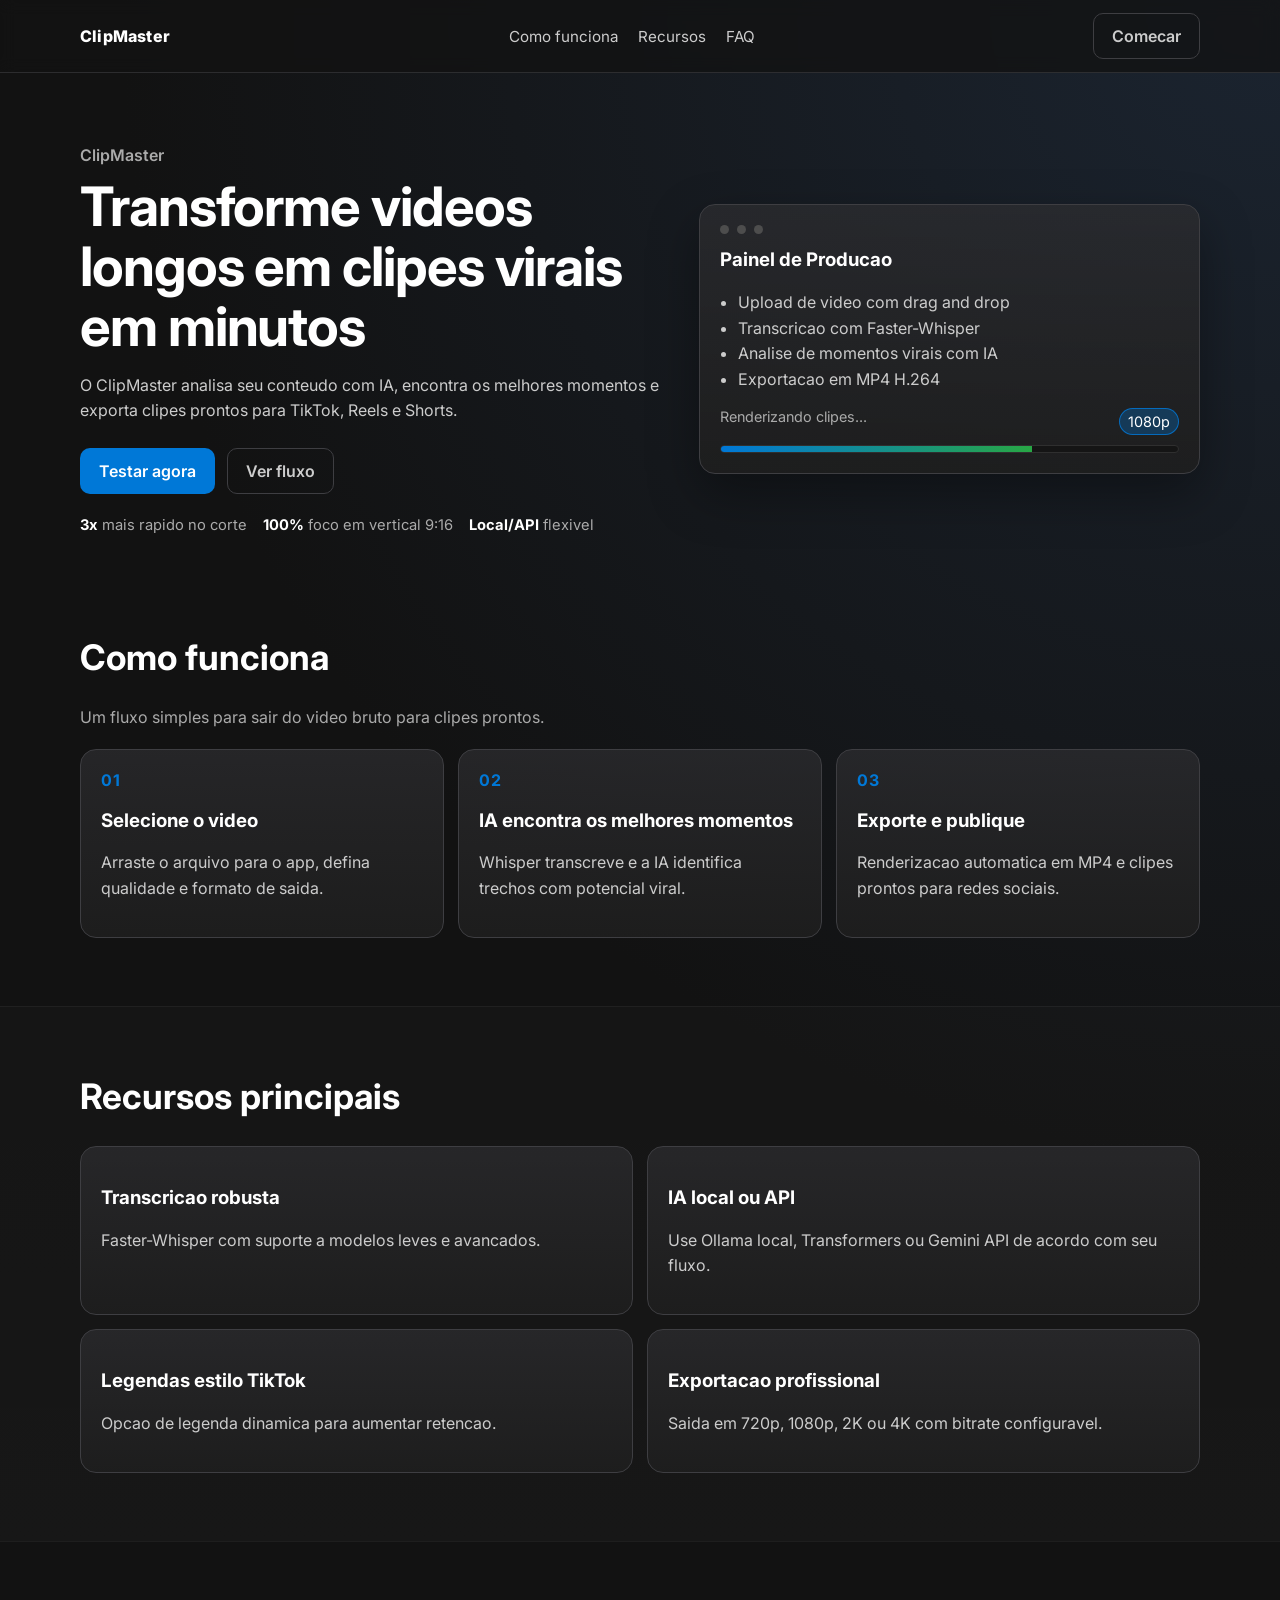
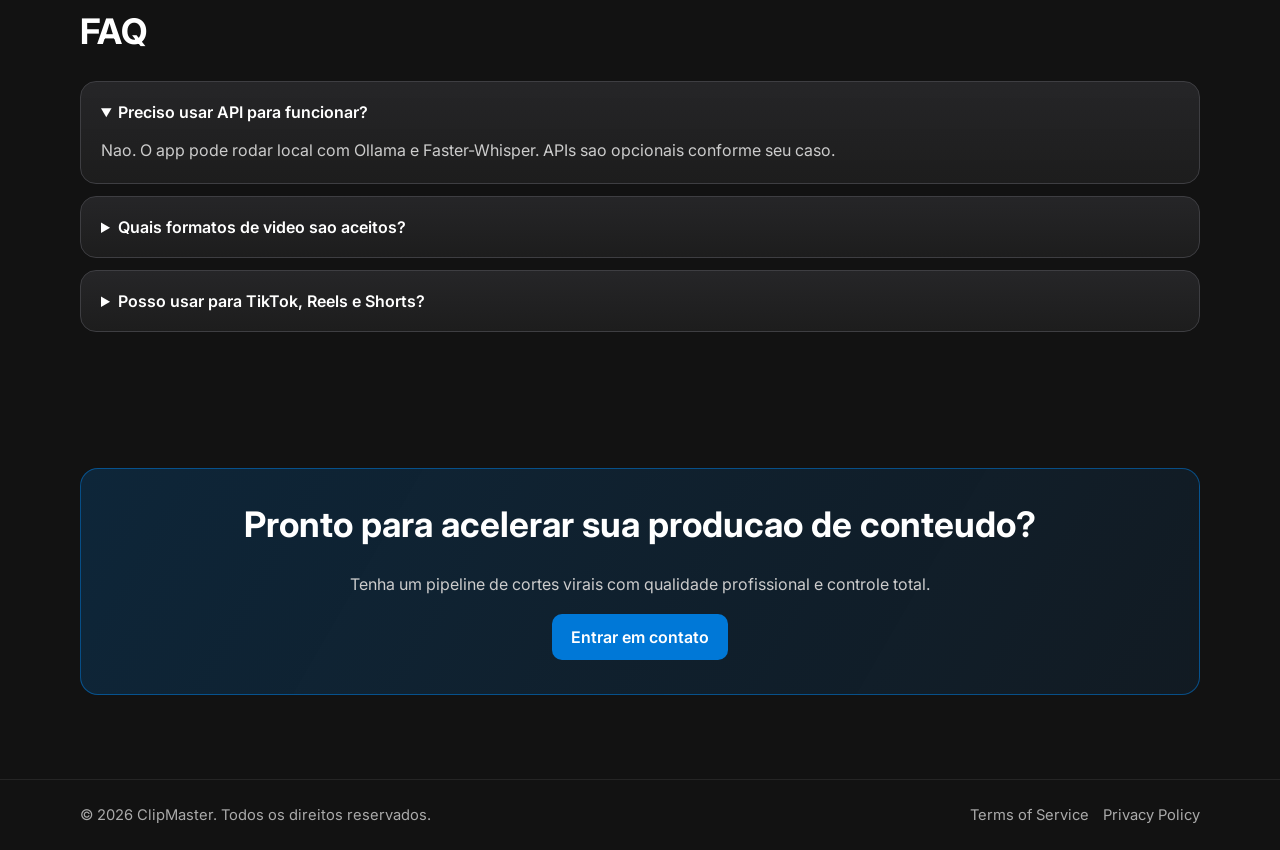
<file: docs/index.html>
<!DOCTYPE html>
<html lang="pt-BR">
<head>
  <meta charset="UTF-8">
  <meta name="viewport" content="width=device-width, initial-scale=1.0">
  <title>ClipMaster | Clipes virais com IA</title>
  <meta name="description" content="Transforme vídeos longos em clipes virais em minutos com IA. Fluxo rápido, elegante e pronto para redes sociais.">
  <link rel="preconnect" href="https://fonts.googleapis.com">
  <link rel="preconnect" href="https://fonts.gstatic.com" crossorigin>
  <link href="https://fonts.googleapis.com/css2?family=Inter:wght@400;500;600;700;800&display=swap" rel="stylesheet">
  <link rel="stylesheet" href="./styles.css">
</head>
<body>
  <header class="site-header">
    <div class="container nav">
      <a href="#" class="brand">ClipMaster</a>
      <nav>
        <a href="#como-funciona">Como funciona</a>
        <a href="#recursos">Recursos</a>
        <a href="#faq">FAQ</a>
      </nav>
      <a class="btn btn-outline" href="#cta">Comecar</a>
    </div>
  </header>

  <main>
    <section class="hero">
      <div class="container hero-grid">
        <div>
          <p class="eyebrow">ClipMaster</p>
          <h1>Transforme videos longos em clipes virais em minutos</h1>
          <p class="hero-text">
            O ClipMaster analisa seu conteudo com IA, encontra os melhores momentos e exporta clipes prontos para TikTok, Reels e Shorts.
          </p>
          <div class="hero-actions">
            <a class="btn btn-primary" href="#cta">Testar agora</a>
            <a class="btn btn-ghost" href="#como-funciona">Ver fluxo</a>
          </div>
          <div class="mini-metrics">
            <span><strong>3x</strong> mais rapido no corte</span>
            <span><strong>100%</strong> foco em vertical 9:16</span>
            <span><strong>Local/API</strong> flexivel</span>
          </div>
        </div>

        <div class="card preview">
          <div class="preview-top">
            <span class="dot"></span>
            <span class="dot"></span>
            <span class="dot"></span>
          </div>
          <div class="preview-body">
            <h3>Painel de Producao</h3>
            <ul>
              <li>Upload de video com drag and drop</li>
              <li>Transcricao com Faster-Whisper</li>
              <li>Analise de momentos virais com IA</li>
              <li>Exportacao em MP4 H.264</li>
            </ul>
            <div class="status-line">
              <span>Renderizando clipes...</span>
              <span class="badge">1080p</span>
            </div>
            <div class="progress"><span></span></div>
          </div>
        </div>
      </div>
    </section>

    <section id="como-funciona" class="section">
      <div class="container">
        <h2>Como funciona</h2>
        <p class="section-sub">Um fluxo simples para sair do video bruto para clipes prontos.</p>
        <div class="steps">
          <article class="card">
            <span class="step-number">01</span>
            <h3>Selecione o video</h3>
            <p>Arraste o arquivo para o app, defina qualidade e formato de saida.</p>
          </article>
          <article class="card">
            <span class="step-number">02</span>
            <h3>IA encontra os melhores momentos</h3>
            <p>Whisper transcreve e a IA identifica trechos com potencial viral.</p>
          </article>
          <article class="card">
            <span class="step-number">03</span>
            <h3>Exporte e publique</h3>
            <p>Renderizacao automatica em MP4 e clipes prontos para redes sociais.</p>
          </article>
        </div>
      </div>
    </section>

    <section id="recursos" class="section section-alt">
      <div class="container">
        <h2>Recursos principais</h2>
        <div class="features">
          <article class="card"><h3>Transcricao robusta</h3><p>Faster-Whisper com suporte a modelos leves e avancados.</p></article>
          <article class="card"><h3>IA local ou API</h3><p>Use Ollama local, Transformers ou Gemini API de acordo com seu fluxo.</p></article>
          <article class="card"><h3>Legendas estilo TikTok</h3><p>Opcao de legenda dinamica para aumentar retencao.</p></article>
          <article class="card"><h3>Exportacao profissional</h3><p>Saida em 720p, 1080p, 2K ou 4K com bitrate configuravel.</p></article>
        </div>
      </div>
    </section>

    <section id="faq" class="section">
      <div class="container">
        <h2>FAQ</h2>
        <div class="faq">
          <details class="card" open>
            <summary>Preciso usar API para funcionar?</summary>
            <p>Nao. O app pode rodar local com Ollama e Faster-Whisper. APIs sao opcionais conforme seu caso.</p>
          </details>
          <details class="card">
            <summary>Quais formatos de video sao aceitos?</summary>
            <p>Arquivos comuns como MP4, MOV, MKV e AVI, com exportacao final em MP4.</p>
          </details>
          <details class="card">
            <summary>Posso usar para TikTok, Reels e Shorts?</summary>
            <p>Sim. O fluxo prioriza videos verticais e duracoes ideais para plataformas curtas.</p>
          </details>
        </div>
      </div>
    </section>

    <section id="cta" class="section cta">
      <div class="container cta-box">
        <h2>Pronto para acelerar sua producao de conteudo?</h2>
        <p>Tenha um pipeline de cortes virais com qualidade profissional e controle total.</p>
        <a class="btn btn-primary" href="mailto:contato@clipmaster.app">Entrar em contato</a>
      </div>
    </section>
  </main>

  <footer class="site-footer">
    <div class="container footer-row">
      <p>© <span id="year"></span> ClipMaster. Todos os direitos reservados.</p>
      <div>
        <a href="./terms.html">Terms of Service</a>
        <a href="./privacy.html">Privacy Policy</a>
      </div>
    </div>
  </footer>

  <script src="./script.js"></script>
</body>
</html>
</file>
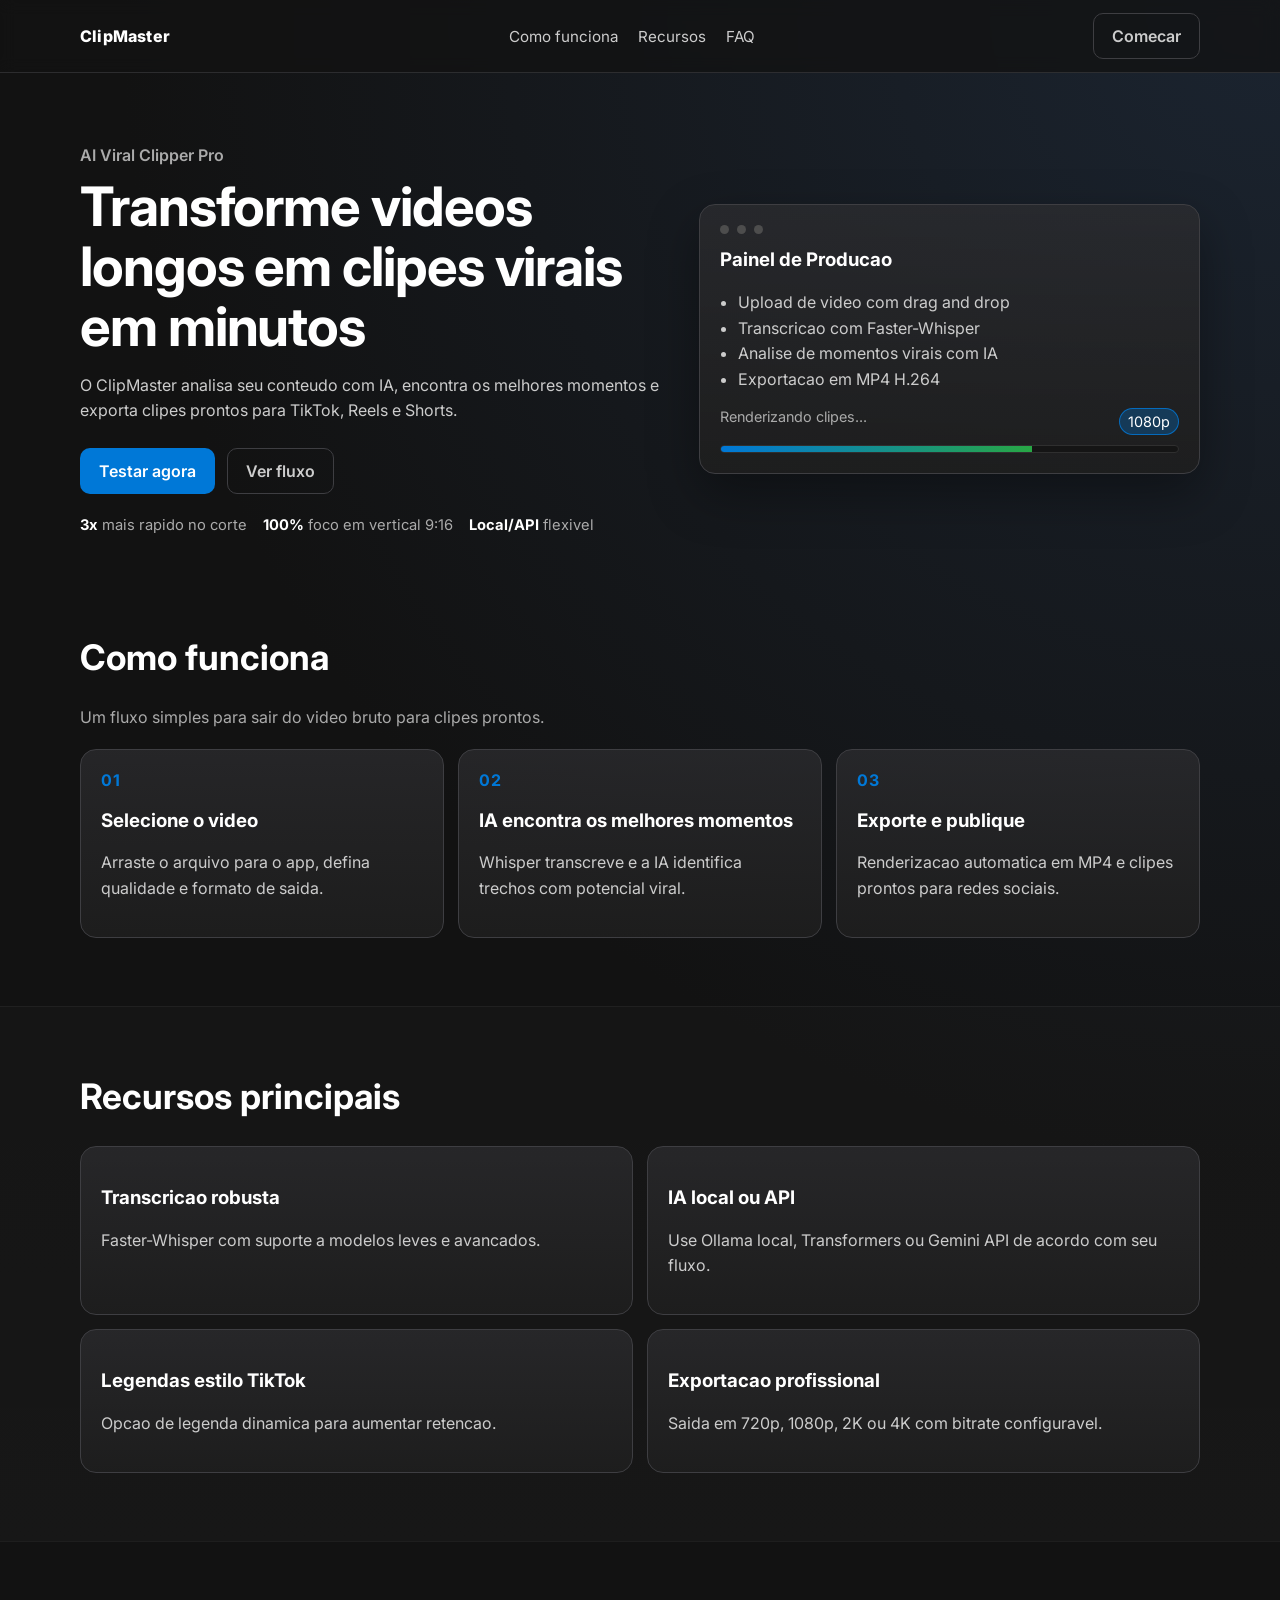
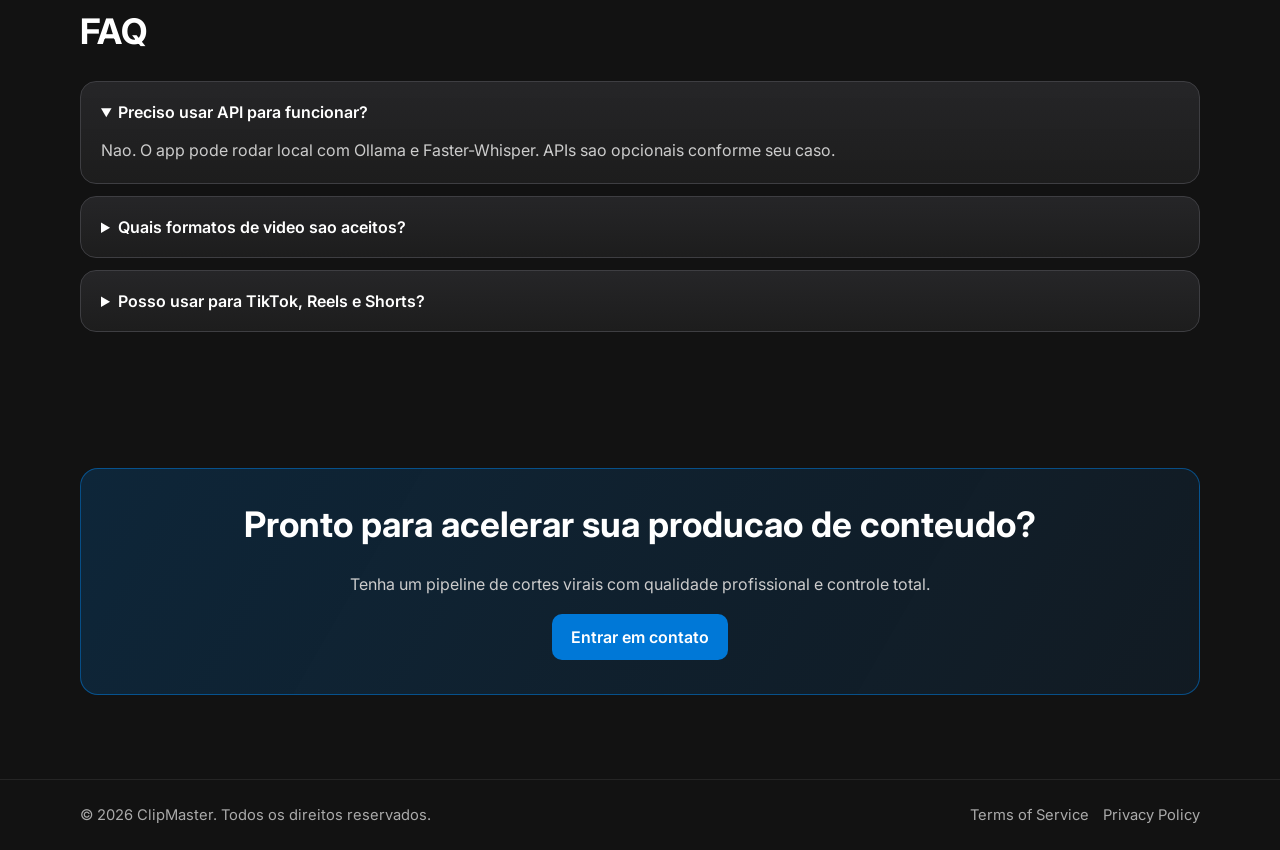
<file: site/index.html>
<!DOCTYPE html>
<html lang="pt-BR">
<head>
  <meta charset="UTF-8">
  <meta name="viewport" content="width=device-width, initial-scale=1.0">
  <title>ClipMaster | Clipes virais com IA</title>
  <meta name="description" content="Transforme vídeos longos em clipes virais em minutos com IA. Fluxo rápido, elegante e pronto para redes sociais.">
  <link rel="preconnect" href="https://fonts.googleapis.com">
  <link rel="preconnect" href="https://fonts.gstatic.com" crossorigin>
  <link href="https://fonts.googleapis.com/css2?family=Inter:wght@400;500;600;700;800&display=swap" rel="stylesheet">
  <link rel="stylesheet" href="./styles.css">
</head>
<body>
  <header class="site-header">
    <div class="container nav">
      <a href="#" class="brand">ClipMaster</a>
      <nav>
        <a href="#como-funciona">Como funciona</a>
        <a href="#recursos">Recursos</a>
        <a href="#faq">FAQ</a>
      </nav>
      <a class="btn btn-outline" href="#cta">Comecar</a>
    </div>
  </header>

  <main>
    <section class="hero">
      <div class="container hero-grid">
        <div>
          <p class="eyebrow">AI Viral Clipper Pro</p>
          <h1>Transforme videos longos em clipes virais em minutos</h1>
          <p class="hero-text">
            O ClipMaster analisa seu conteudo com IA, encontra os melhores momentos e exporta clipes prontos para TikTok, Reels e Shorts.
          </p>
          <div class="hero-actions">
            <a class="btn btn-primary" href="#cta">Testar agora</a>
            <a class="btn btn-ghost" href="#como-funciona">Ver fluxo</a>
          </div>
          <div class="mini-metrics">
            <span><strong>3x</strong> mais rapido no corte</span>
            <span><strong>100%</strong> foco em vertical 9:16</span>
            <span><strong>Local/API</strong> flexivel</span>
          </div>
        </div>

        <div class="card preview">
          <div class="preview-top">
            <span class="dot"></span>
            <span class="dot"></span>
            <span class="dot"></span>
          </div>
          <div class="preview-body">
            <h3>Painel de Producao</h3>
            <ul>
              <li>Upload de video com drag and drop</li>
              <li>Transcricao com Faster-Whisper</li>
              <li>Analise de momentos virais com IA</li>
              <li>Exportacao em MP4 H.264</li>
            </ul>
            <div class="status-line">
              <span>Renderizando clipes...</span>
              <span class="badge">1080p</span>
            </div>
            <div class="progress"><span></span></div>
          </div>
        </div>
      </div>
    </section>

    <section id="como-funciona" class="section">
      <div class="container">
        <h2>Como funciona</h2>
        <p class="section-sub">Um fluxo simples para sair do video bruto para clipes prontos.</p>
        <div class="steps">
          <article class="card">
            <span class="step-number">01</span>
            <h3>Selecione o video</h3>
            <p>Arraste o arquivo para o app, defina qualidade e formato de saida.</p>
          </article>
          <article class="card">
            <span class="step-number">02</span>
            <h3>IA encontra os melhores momentos</h3>
            <p>Whisper transcreve e a IA identifica trechos com potencial viral.</p>
          </article>
          <article class="card">
            <span class="step-number">03</span>
            <h3>Exporte e publique</h3>
            <p>Renderizacao automatica em MP4 e clipes prontos para redes sociais.</p>
          </article>
        </div>
      </div>
    </section>

    <section id="recursos" class="section section-alt">
      <div class="container">
        <h2>Recursos principais</h2>
        <div class="features">
          <article class="card"><h3>Transcricao robusta</h3><p>Faster-Whisper com suporte a modelos leves e avancados.</p></article>
          <article class="card"><h3>IA local ou API</h3><p>Use Ollama local, Transformers ou Gemini API de acordo com seu fluxo.</p></article>
          <article class="card"><h3>Legendas estilo TikTok</h3><p>Opcao de legenda dinamica para aumentar retencao.</p></article>
          <article class="card"><h3>Exportacao profissional</h3><p>Saida em 720p, 1080p, 2K ou 4K com bitrate configuravel.</p></article>
        </div>
      </div>
    </section>

    <section id="faq" class="section">
      <div class="container">
        <h2>FAQ</h2>
        <div class="faq">
          <details class="card" open>
            <summary>Preciso usar API para funcionar?</summary>
            <p>Nao. O app pode rodar local com Ollama e Faster-Whisper. APIs sao opcionais conforme seu caso.</p>
          </details>
          <details class="card">
            <summary>Quais formatos de video sao aceitos?</summary>
            <p>Arquivos comuns como MP4, MOV, MKV e AVI, com exportacao final em MP4.</p>
          </details>
          <details class="card">
            <summary>Posso usar para TikTok, Reels e Shorts?</summary>
            <p>Sim. O fluxo prioriza videos verticais e duracoes ideais para plataformas curtas.</p>
          </details>
        </div>
      </div>
    </section>

    <section id="cta" class="section cta">
      <div class="container cta-box">
        <h2>Pronto para acelerar sua producao de conteudo?</h2>
        <p>Tenha um pipeline de cortes virais com qualidade profissional e controle total.</p>
        <a class="btn btn-primary" href="mailto:contato@clipmaster.app">Entrar em contato</a>
      </div>
    </section>
  </main>

  <footer class="site-footer">
    <div class="container footer-row">
      <p>© <span id="year"></span> ClipMaster. Todos os direitos reservados.</p>
      <div>
        <a href="./terms.html">Terms of Service</a>
        <a href="./privacy.html">Privacy Policy</a>
      </div>
    </div>
  </footer>

  <script src="./script.js"></script>
</body>
</html>
</file>
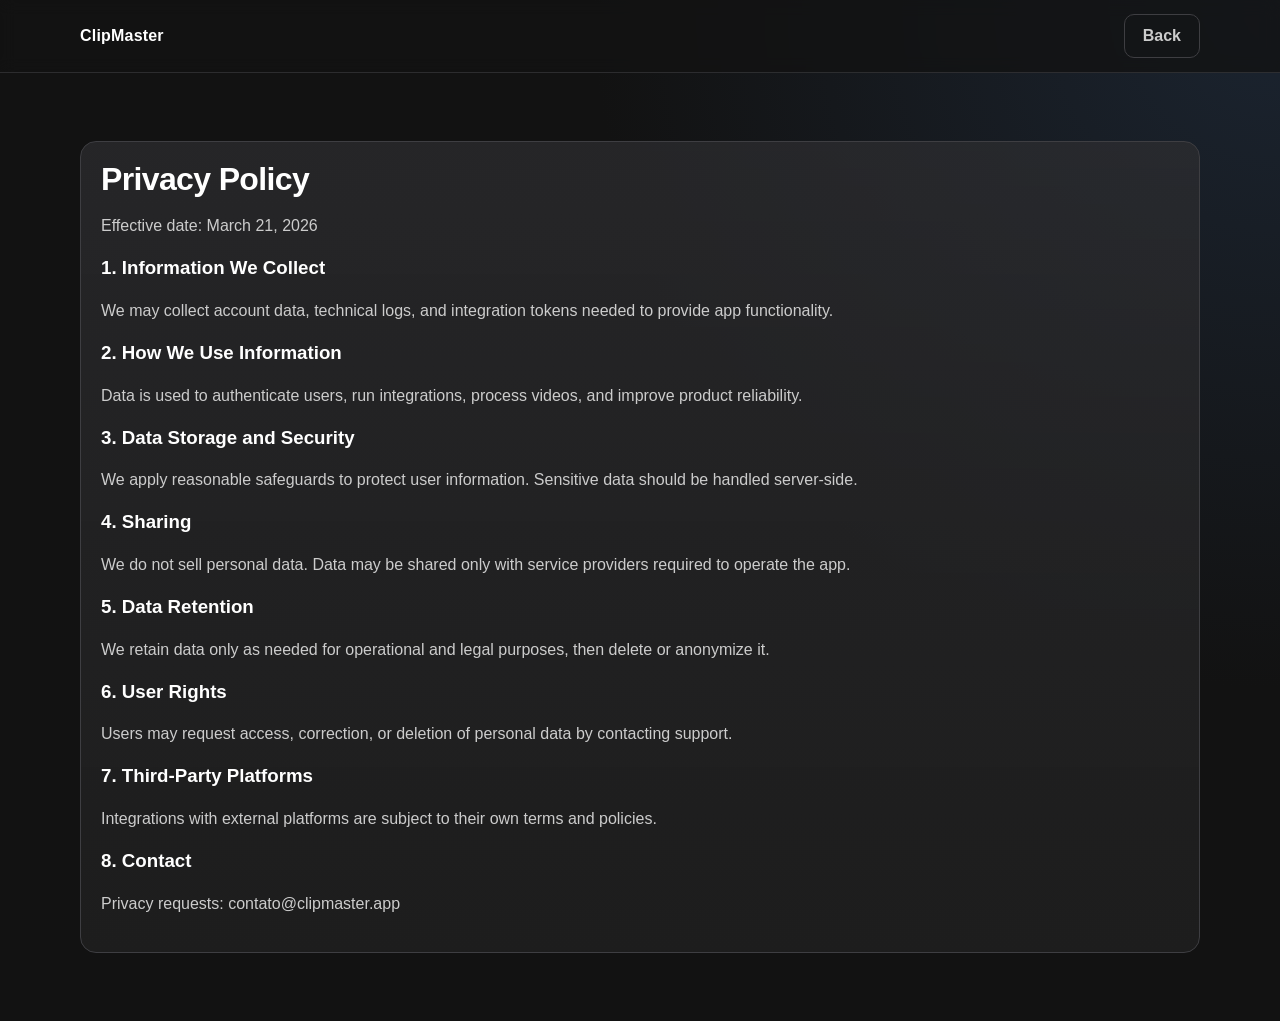
<file: docs/privacy.html>
<!DOCTYPE html>
<html lang="en">
<head>
  <meta charset="UTF-8">
  <meta name="viewport" content="width=device-width, initial-scale=1.0">
  <title>ClipMaster Privacy Policy</title>
  <link rel="stylesheet" href="./styles.css">
</head>
<body>
  <header class="site-header">
    <div class="container nav">
      <a href="./index.html" class="brand">ClipMaster</a>
      <a class="btn btn-outline" href="./index.html">Back</a>
    </div>
  </header>

  <main class="section">
    <div class="container card">
      <h1 style="font-size:2rem;">Privacy Policy</h1>
      <p>Effective date: March 21, 2026</p>

      <h3>1. Information We Collect</h3>
      <p>We may collect account data, technical logs, and integration tokens needed to provide app functionality.</p>

      <h3>2. How We Use Information</h3>
      <p>Data is used to authenticate users, run integrations, process videos, and improve product reliability.</p>

      <h3>3. Data Storage and Security</h3>
      <p>We apply reasonable safeguards to protect user information. Sensitive data should be handled server-side.</p>

      <h3>4. Sharing</h3>
      <p>We do not sell personal data. Data may be shared only with service providers required to operate the app.</p>

      <h3>5. Data Retention</h3>
      <p>We retain data only as needed for operational and legal purposes, then delete or anonymize it.</p>

      <h3>6. User Rights</h3>
      <p>Users may request access, correction, or deletion of personal data by contacting support.</p>

      <h3>7. Third-Party Platforms</h3>
      <p>Integrations with external platforms are subject to their own terms and policies.</p>

      <h3>8. Contact</h3>
      <p>Privacy requests: contato@clipmaster.app</p>
    </div>
  </main>
</body>
</html>
</file>
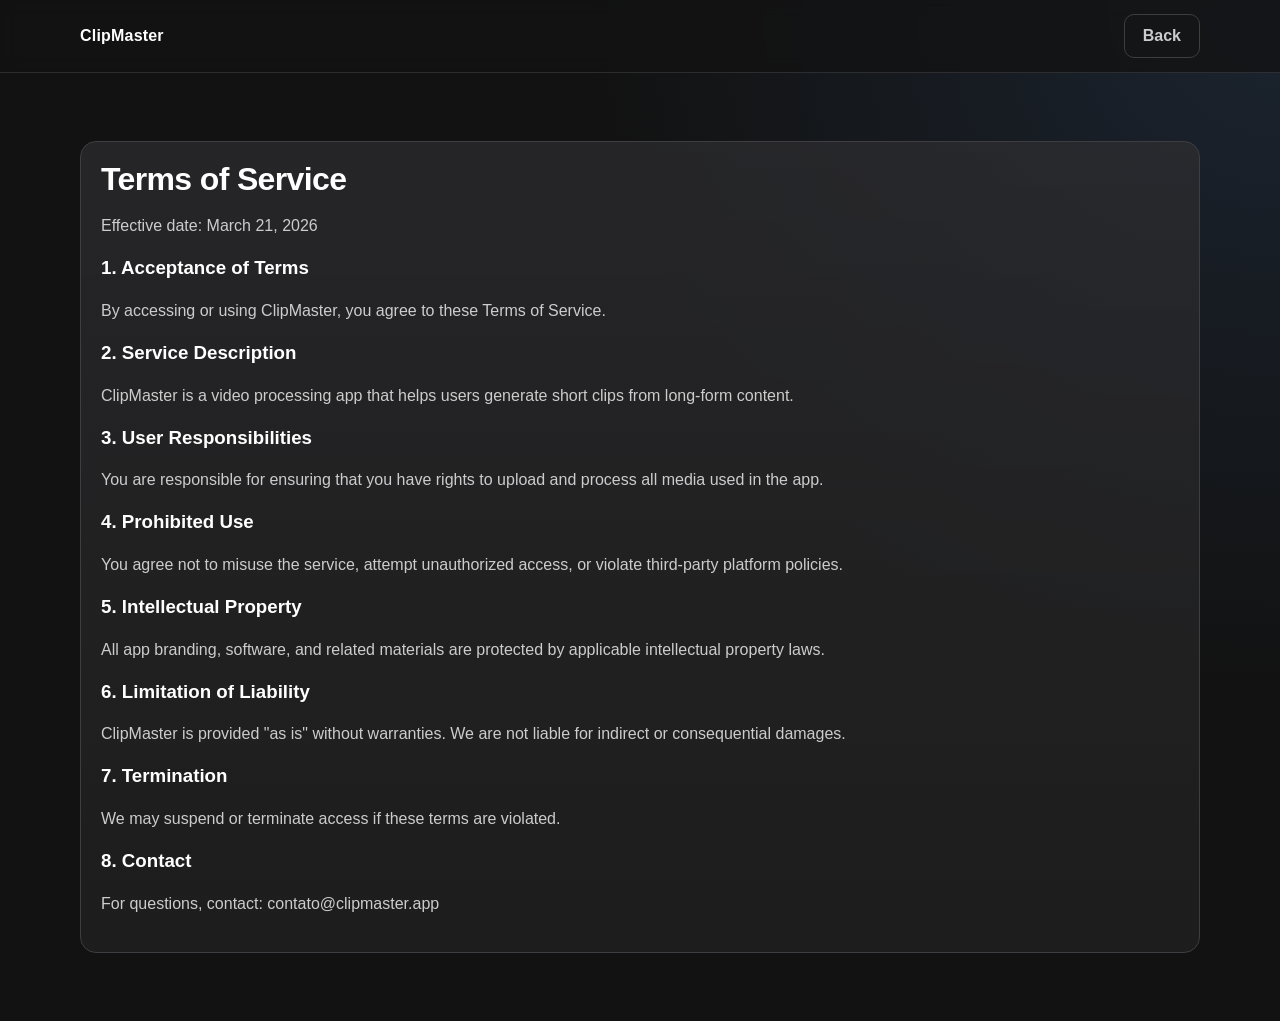
<file: docs/terms.html>
<!DOCTYPE html>
<html lang="en">
<head>
  <meta charset="UTF-8">
  <meta name="viewport" content="width=device-width, initial-scale=1.0">
  <title>ClipMaster Terms of Service</title>
  <link rel="stylesheet" href="./styles.css">
</head>
<body>
  <header class="site-header">
    <div class="container nav">
      <a href="./index.html" class="brand">ClipMaster</a>
      <a class="btn btn-outline" href="./index.html">Back</a>
    </div>
  </header>

  <main class="section">
    <div class="container card">
      <h1 style="font-size:2rem;">Terms of Service</h1>
      <p>Effective date: March 21, 2026</p>

      <h3>1. Acceptance of Terms</h3>
      <p>By accessing or using ClipMaster, you agree to these Terms of Service.</p>

      <h3>2. Service Description</h3>
      <p>ClipMaster is a video processing app that helps users generate short clips from long-form content.</p>

      <h3>3. User Responsibilities</h3>
      <p>You are responsible for ensuring that you have rights to upload and process all media used in the app.</p>

      <h3>4. Prohibited Use</h3>
      <p>You agree not to misuse the service, attempt unauthorized access, or violate third-party platform policies.</p>

      <h3>5. Intellectual Property</h3>
      <p>All app branding, software, and related materials are protected by applicable intellectual property laws.</p>

      <h3>6. Limitation of Liability</h3>
      <p>ClipMaster is provided "as is" without warranties. We are not liable for indirect or consequential damages.</p>

      <h3>7. Termination</h3>
      <p>We may suspend or terminate access if these terms are violated.</p>

      <h3>8. Contact</h3>
      <p>For questions, contact: contato@clipmaster.app</p>
    </div>
  </main>
</body>
</html>
</file>
<file: docs/styles.css>
:root {
  --bg: #121212;
  --surface: #1e1e1e;
  --surface-2: #2d2d30;
  --primary: #0078d7;
  --primary-hover: #1084ea;
  --text: #ffffff;
  --muted: #cccccc;
  --subtle: #aaaaaa;
  --line: #3e3e42;
  --ok: #28a745;
}

* {
  box-sizing: border-box;
}

html,
body {
  margin: 0;
  padding: 0;
  font-family: Inter, "Segoe UI", Arial, sans-serif;
  background: radial-gradient(circle at top right, #1b2430 0%, var(--bg) 42%);
  color: var(--text);
}

a {
  color: inherit;
  text-decoration: none;
}

.container {
  width: min(1120px, 92%);
  margin: 0 auto;
}

.site-header {
  position: sticky;
  top: 0;
  z-index: 50;
  backdrop-filter: blur(8px);
  background: rgba(18, 18, 18, 0.78);
  border-bottom: 1px solid rgba(62, 62, 66, 0.6);
}

.nav {
  min-height: 72px;
  display: flex;
  align-items: center;
  justify-content: space-between;
  gap: 20px;
}

.brand {
  font-weight: 800;
  letter-spacing: 0.2px;
}

nav {
  display: flex;
  gap: 20px;
  color: var(--muted);
  font-size: 0.95rem;
}

nav a:hover {
  color: var(--text);
}

.btn {
  display: inline-flex;
  align-items: center;
  justify-content: center;
  border-radius: 10px;
  padding: 12px 18px;
  font-weight: 600;
  transition: all 0.2s ease;
  border: 1px solid transparent;
}

.btn-primary {
  background: var(--primary);
  color: #fff;
}

.btn-primary:hover {
  background: var(--primary-hover);
  transform: translateY(-1px);
}

.btn-outline {
  border-color: var(--line);
  color: var(--muted);
}

.btn-outline:hover,
.btn-ghost:hover {
  border-color: var(--primary);
  color: #fff;
}

.btn-ghost {
  border-color: var(--line);
  color: var(--muted);
  background: transparent;
}

.hero {
  padding: 72px 0 34px;
}

.hero-grid {
  display: grid;
  gap: 30px;
  grid-template-columns: 1.08fr 0.92fr;
  align-items: center;
}

.eyebrow {
  color: var(--subtle);
  font-weight: 600;
  margin: 0 0 12px;
}

h1 {
  margin: 0 0 16px;
  font-size: clamp(2rem, 4.7vw, 3.4rem);
  line-height: 1.1;
  letter-spacing: -0.02em;
}

.hero-text {
  color: var(--muted);
  max-width: 60ch;
  line-height: 1.6;
  margin-bottom: 24px;
}

.hero-actions {
  display: flex;
  gap: 12px;
  flex-wrap: wrap;
}

.mini-metrics {
  margin-top: 22px;
  display: flex;
  gap: 16px;
  flex-wrap: wrap;
  color: var(--subtle);
  font-size: 0.92rem;
}

.mini-metrics strong {
  color: #fff;
}

.card {
  background: linear-gradient(180deg, rgba(45, 45, 48, 0.72), rgba(30, 30, 30, 0.9));
  border: 1px solid var(--line);
  border-radius: 16px;
  padding: 20px;
}

.preview {
  box-shadow: 0 20px 50px rgba(0, 0, 0, 0.35);
}

.preview-top {
  display: flex;
  gap: 8px;
  margin-bottom: 14px;
}

.dot {
  width: 9px;
  height: 9px;
  border-radius: 50%;
  background: #4d4d4d;
}

.preview h3 {
  margin-top: 0;
}

.preview ul {
  margin: 0 0 16px;
  padding-left: 18px;
  color: var(--muted);
  line-height: 1.6;
}

.status-line {
  display: flex;
  justify-content: space-between;
  margin-bottom: 10px;
  color: var(--subtle);
  font-size: 0.9rem;
}

.badge {
  color: #fff;
  background: rgba(0, 120, 215, 0.3);
  border: 1px solid rgba(0, 120, 215, 0.8);
  padding: 4px 8px;
  border-radius: 999px;
}

.progress {
  height: 8px;
  background: #151515;
  border-radius: 999px;
  border: 1px solid #2f2f2f;
  overflow: hidden;
}

.progress span {
  display: block;
  height: 100%;
  width: 68%;
  background: linear-gradient(90deg, var(--primary), var(--ok));
  animation: pulse 1.8s ease-in-out infinite;
}

@keyframes pulse {
  0%,
  100% {
    filter: brightness(1);
  }
  50% {
    filter: brightness(1.2);
  }
}

.section {
  padding: 68px 0;
}

.section-alt {
  background: linear-gradient(180deg, rgba(255, 255, 255, 0.01), rgba(255, 255, 255, 0.02));
  border-top: 1px solid rgba(255, 255, 255, 0.04);
  border-bottom: 1px solid rgba(255, 255, 255, 0.04);
}

h2 {
  margin-top: 0;
  font-size: clamp(1.5rem, 3.4vw, 2.2rem);
}

.section-sub {
  color: var(--subtle);
  margin-bottom: 22px;
}

.steps,
.features {
  display: grid;
  grid-template-columns: repeat(3, 1fr);
  gap: 14px;
}

.features {
  grid-template-columns: repeat(2, 1fr);
}

.step-number {
  color: var(--primary);
  font-weight: 700;
  letter-spacing: 0.05em;
}

.card p {
  color: var(--muted);
  line-height: 1.58;
}

.faq {
  display: grid;
  gap: 12px;
}

details summary {
  cursor: pointer;
  font-weight: 600;
}

details p {
  margin-bottom: 0;
}

.cta-box {
  text-align: center;
  background: linear-gradient(120deg, rgba(0, 120, 215, 0.2), rgba(16, 132, 234, 0.08));
  border: 1px solid rgba(0, 120, 215, 0.55);
  border-radius: 18px;
  padding: 34px 22px;
}

.cta-box p {
  color: var(--muted);
  margin-bottom: 20px;
}

.site-footer {
  border-top: 1px solid rgba(255, 255, 255, 0.08);
  margin-top: 16px;
}

.footer-row {
  min-height: 70px;
  display: flex;
  align-items: center;
  justify-content: space-between;
  gap: 16px;
  flex-wrap: wrap;
  color: var(--subtle);
  font-size: 0.92rem;
}

.footer-row div {
  display: flex;
  gap: 14px;
}

.footer-row a:hover {
  color: #fff;
}

@media (max-width: 960px) {
  .hero-grid {
    grid-template-columns: 1fr;
  }

  .steps {
    grid-template-columns: 1fr;
  }

  .features {
    grid-template-columns: 1fr;
  }

  nav {
    display: none;
  }
}
</file>
<file: site/styles.css>
:root {
  --bg: #121212;
  --surface: #1e1e1e;
  --surface-2: #2d2d30;
  --primary: #0078d7;
  --primary-hover: #1084ea;
  --text: #ffffff;
  --muted: #cccccc;
  --subtle: #aaaaaa;
  --line: #3e3e42;
  --ok: #28a745;
}

* {
  box-sizing: border-box;
}

html,
body {
  margin: 0;
  padding: 0;
  font-family: Inter, "Segoe UI", Arial, sans-serif;
  background: radial-gradient(circle at top right, #1b2430 0%, var(--bg) 42%);
  color: var(--text);
}

a {
  color: inherit;
  text-decoration: none;
}

.container {
  width: min(1120px, 92%);
  margin: 0 auto;
}

.site-header {
  position: sticky;
  top: 0;
  z-index: 50;
  backdrop-filter: blur(8px);
  background: rgba(18, 18, 18, 0.78);
  border-bottom: 1px solid rgba(62, 62, 66, 0.6);
}

.nav {
  min-height: 72px;
  display: flex;
  align-items: center;
  justify-content: space-between;
  gap: 20px;
}

.brand {
  font-weight: 800;
  letter-spacing: 0.2px;
}

nav {
  display: flex;
  gap: 20px;
  color: var(--muted);
  font-size: 0.95rem;
}

nav a:hover {
  color: var(--text);
}

.btn {
  display: inline-flex;
  align-items: center;
  justify-content: center;
  border-radius: 10px;
  padding: 12px 18px;
  font-weight: 600;
  transition: all 0.2s ease;
  border: 1px solid transparent;
}

.btn-primary {
  background: var(--primary);
  color: #fff;
}

.btn-primary:hover {
  background: var(--primary-hover);
  transform: translateY(-1px);
}

.btn-outline {
  border-color: var(--line);
  color: var(--muted);
}

.btn-outline:hover,
.btn-ghost:hover {
  border-color: var(--primary);
  color: #fff;
}

.btn-ghost {
  border-color: var(--line);
  color: var(--muted);
  background: transparent;
}

.hero {
  padding: 72px 0 34px;
}

.hero-grid {
  display: grid;
  gap: 30px;
  grid-template-columns: 1.08fr 0.92fr;
  align-items: center;
}

.eyebrow {
  color: var(--subtle);
  font-weight: 600;
  margin: 0 0 12px;
}

h1 {
  margin: 0 0 16px;
  font-size: clamp(2rem, 4.7vw, 3.4rem);
  line-height: 1.1;
  letter-spacing: -0.02em;
}

.hero-text {
  color: var(--muted);
  max-width: 60ch;
  line-height: 1.6;
  margin-bottom: 24px;
}

.hero-actions {
  display: flex;
  gap: 12px;
  flex-wrap: wrap;
}

.mini-metrics {
  margin-top: 22px;
  display: flex;
  gap: 16px;
  flex-wrap: wrap;
  color: var(--subtle);
  font-size: 0.92rem;
}

.mini-metrics strong {
  color: #fff;
}

.card {
  background: linear-gradient(180deg, rgba(45, 45, 48, 0.72), rgba(30, 30, 30, 0.9));
  border: 1px solid var(--line);
  border-radius: 16px;
  padding: 20px;
}

.preview {
  box-shadow: 0 20px 50px rgba(0, 0, 0, 0.35);
}

.preview-top {
  display: flex;
  gap: 8px;
  margin-bottom: 14px;
}

.dot {
  width: 9px;
  height: 9px;
  border-radius: 50%;
  background: #4d4d4d;
}

.preview h3 {
  margin-top: 0;
}

.preview ul {
  margin: 0 0 16px;
  padding-left: 18px;
  color: var(--muted);
  line-height: 1.6;
}

.status-line {
  display: flex;
  justify-content: space-between;
  margin-bottom: 10px;
  color: var(--subtle);
  font-size: 0.9rem;
}

.badge {
  color: #fff;
  background: rgba(0, 120, 215, 0.3);
  border: 1px solid rgba(0, 120, 215, 0.8);
  padding: 4px 8px;
  border-radius: 999px;
}

.progress {
  height: 8px;
  background: #151515;
  border-radius: 999px;
  border: 1px solid #2f2f2f;
  overflow: hidden;
}

.progress span {
  display: block;
  height: 100%;
  width: 68%;
  background: linear-gradient(90deg, var(--primary), var(--ok));
  animation: pulse 1.8s ease-in-out infinite;
}

@keyframes pulse {
  0%,
  100% {
    filter: brightness(1);
  }
  50% {
    filter: brightness(1.2);
  }
}

.section {
  padding: 68px 0;
}

.section-alt {
  background: linear-gradient(180deg, rgba(255, 255, 255, 0.01), rgba(255, 255, 255, 0.02));
  border-top: 1px solid rgba(255, 255, 255, 0.04);
  border-bottom: 1px solid rgba(255, 255, 255, 0.04);
}

h2 {
  margin-top: 0;
  font-size: clamp(1.5rem, 3.4vw, 2.2rem);
}

.section-sub {
  color: var(--subtle);
  margin-bottom: 22px;
}

.steps,
.features {
  display: grid;
  grid-template-columns: repeat(3, 1fr);
  gap: 14px;
}

.features {
  grid-template-columns: repeat(2, 1fr);
}

.step-number {
  color: var(--primary);
  font-weight: 700;
  letter-spacing: 0.05em;
}

.card p {
  color: var(--muted);
  line-height: 1.58;
}

.faq {
  display: grid;
  gap: 12px;
}

details summary {
  cursor: pointer;
  font-weight: 600;
}

details p {
  margin-bottom: 0;
}

.cta-box {
  text-align: center;
  background: linear-gradient(120deg, rgba(0, 120, 215, 0.2), rgba(16, 132, 234, 0.08));
  border: 1px solid rgba(0, 120, 215, 0.55);
  border-radius: 18px;
  padding: 34px 22px;
}

.cta-box p {
  color: var(--muted);
  margin-bottom: 20px;
}

.site-footer {
  border-top: 1px solid rgba(255, 255, 255, 0.08);
  margin-top: 16px;
}

.footer-row {
  min-height: 70px;
  display: flex;
  align-items: center;
  justify-content: space-between;
  gap: 16px;
  flex-wrap: wrap;
  color: var(--subtle);
  font-size: 0.92rem;
}

.footer-row div {
  display: flex;
  gap: 14px;
}

.footer-row a:hover {
  color: #fff;
}

@media (max-width: 960px) {
  .hero-grid {
    grid-template-columns: 1fr;
  }

  .steps {
    grid-template-columns: 1fr;
  }

  .features {
    grid-template-columns: 1fr;
  }

  nav {
    display: none;
  }
}
</file>
